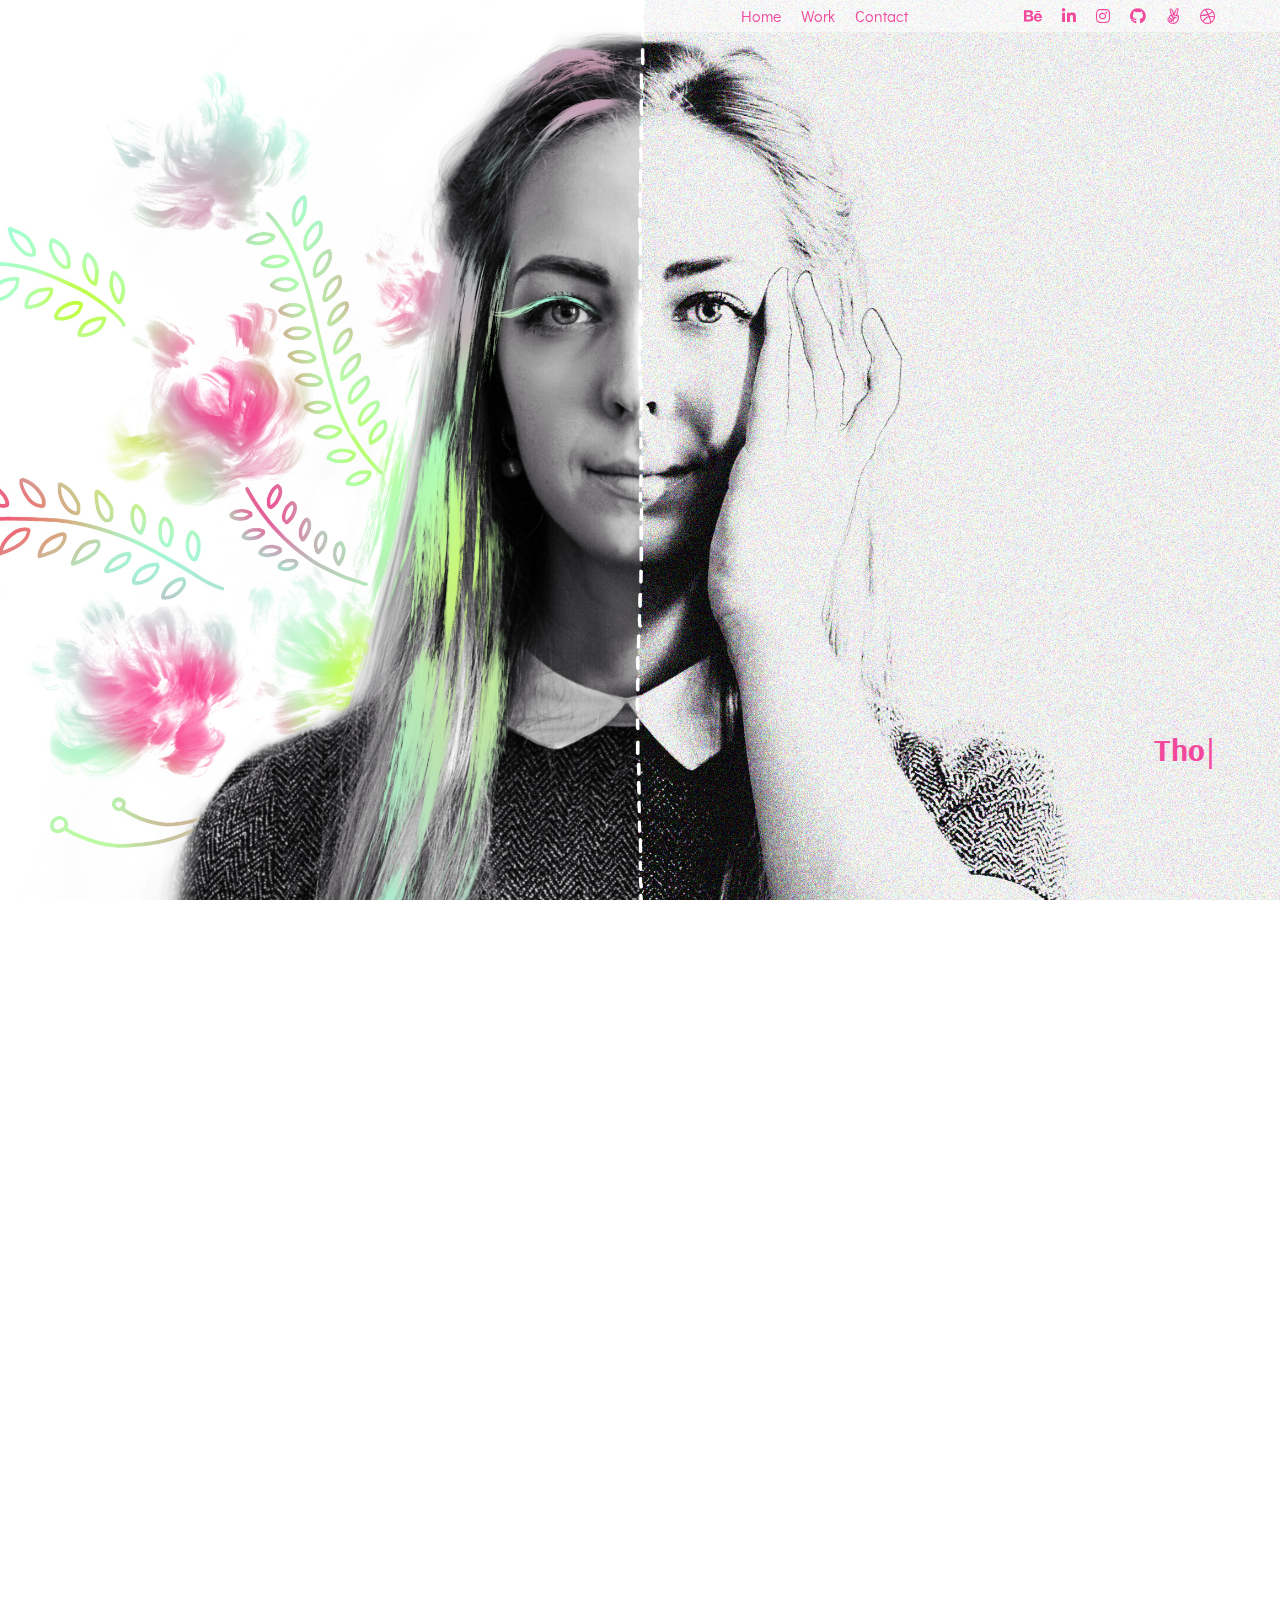
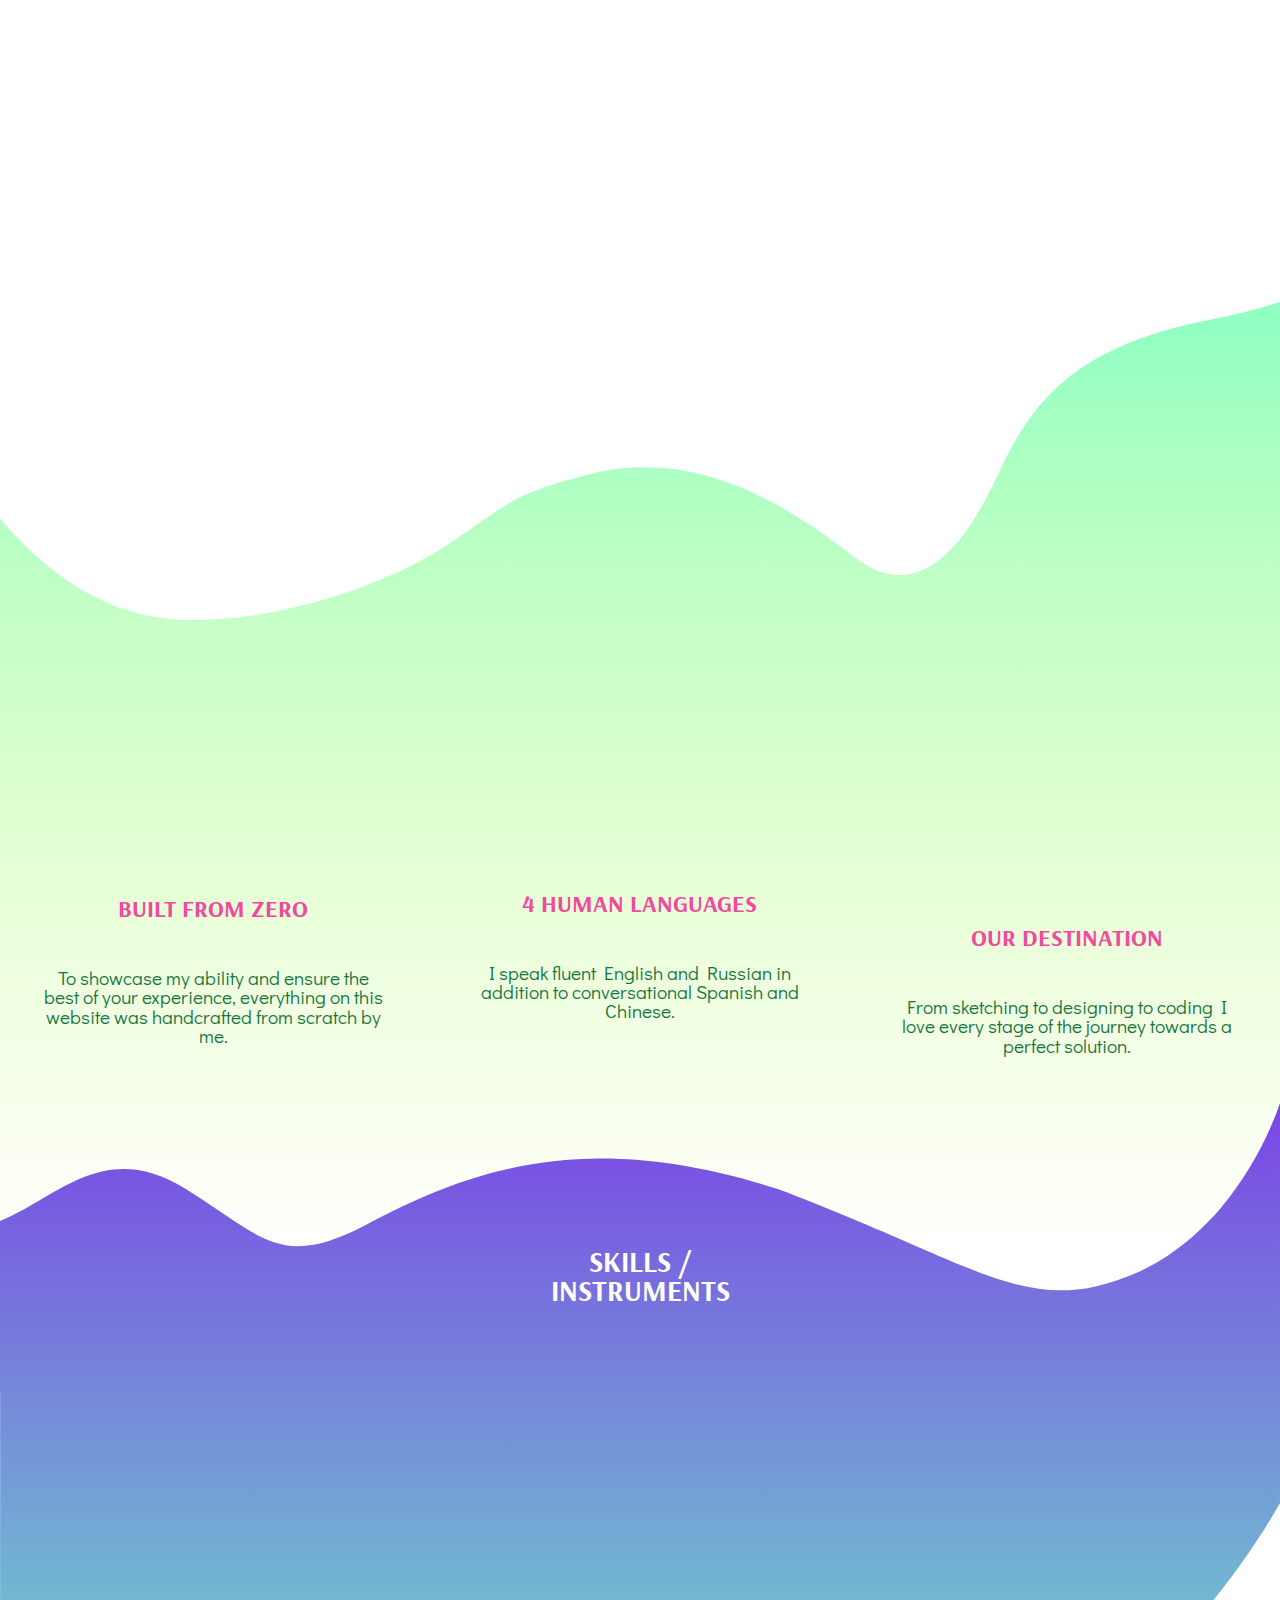
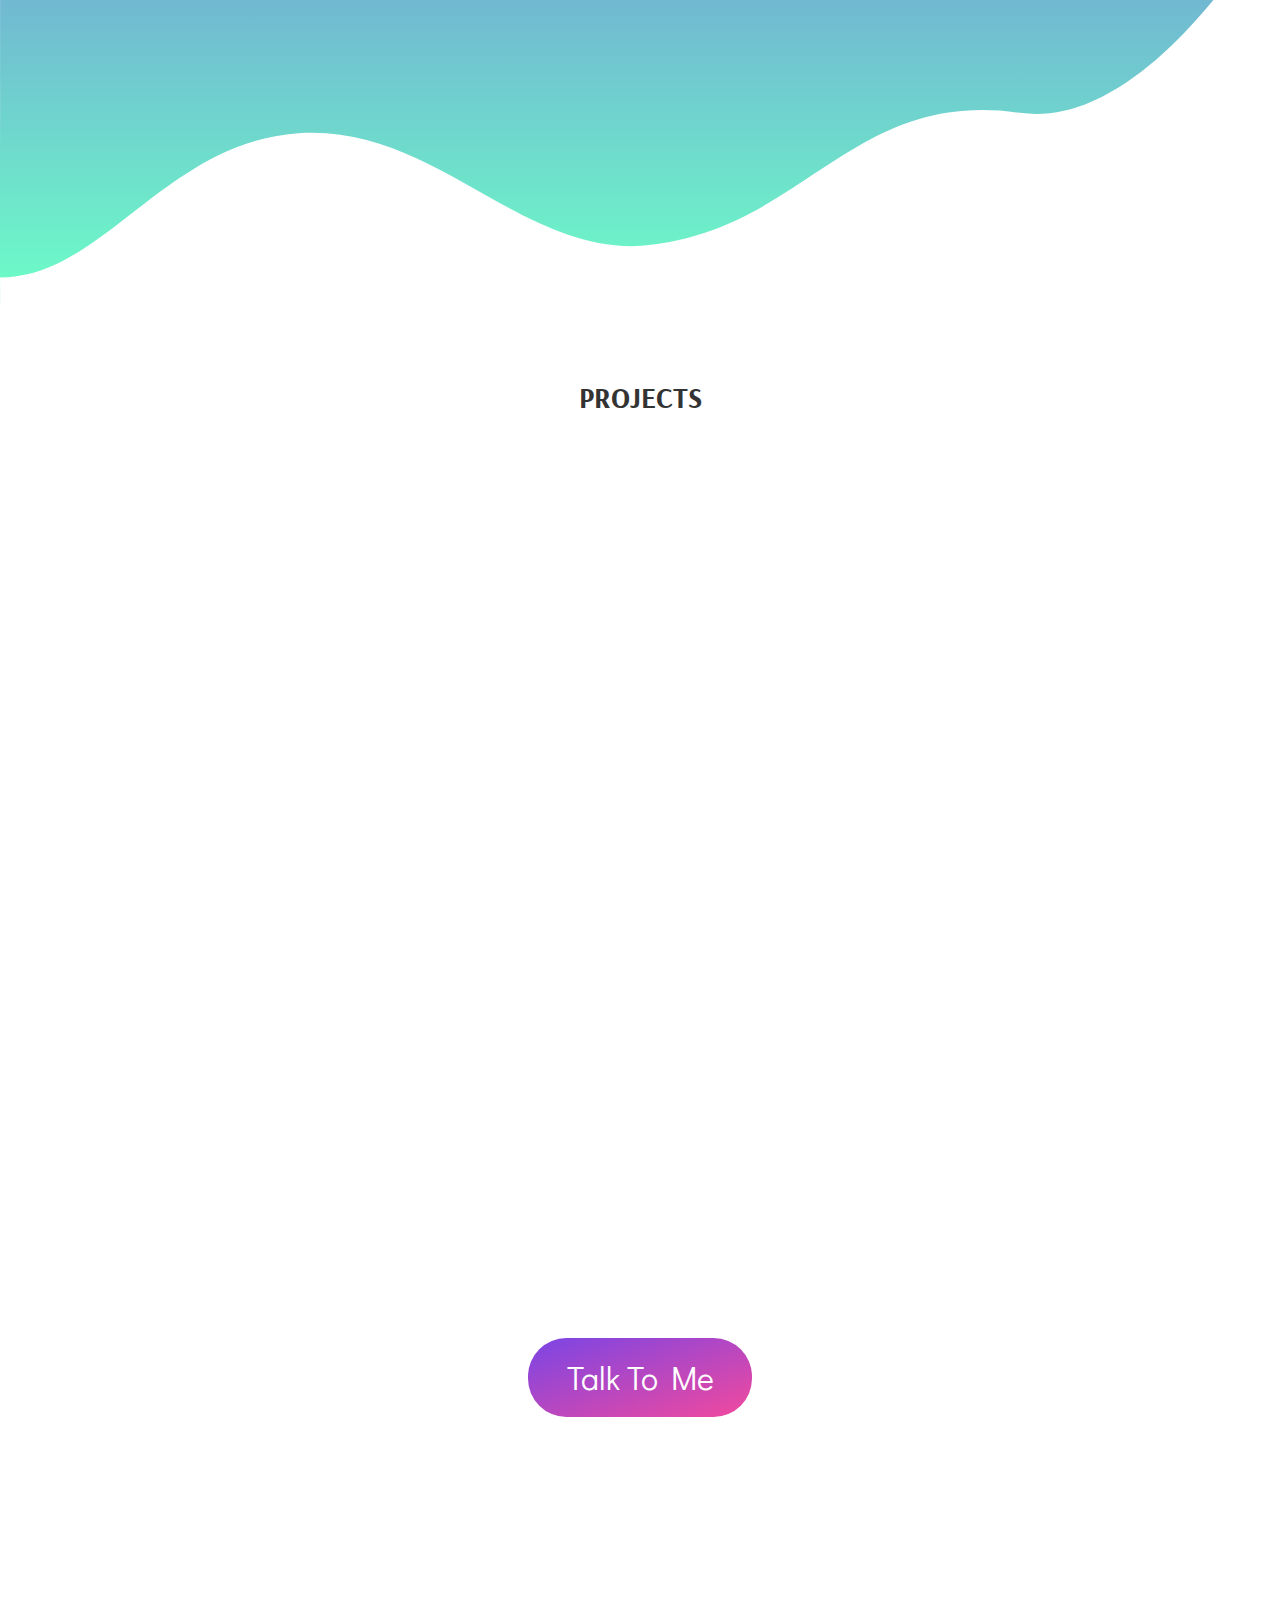
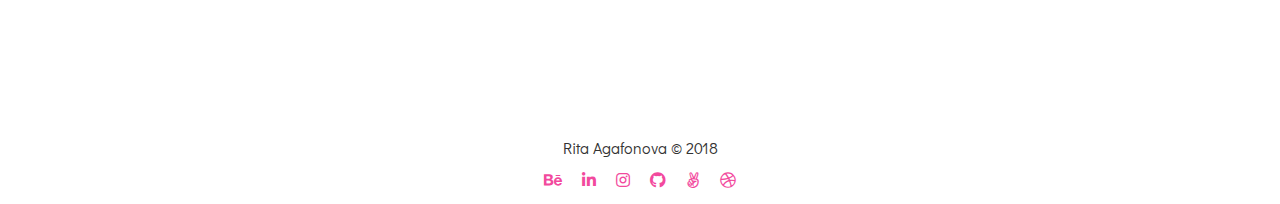
<file: index.html>
<!DOCTYPE html>
<html lang="en">
<head>
    <meta charset="UTF-8">
    <meta name="viewport" content="width=device-width, initial-scale=1.0">
    <meta http-equiv="X-UA-Compatible" content="ie=edge">
    <title>Rita Agafonova - rita.im</title>
    <link href="https://use.fontawesome.com/releases/v5.0.6/css/all.css" rel="stylesheet">
    <link rel="stylesheet" href="css/style.css">
    <link rel="stylesheet" href="css/animate.css">
    <script src="https://ajax.googleapis.com/ajax/libs/jquery/3.3.1/jquery.min.js"></script>
    <script src="js/rellax.js"></script>
    <script src="js/typed.js"></script>
    <script src="js/myscript.js"></script>
    <script src="js/wow.min.js"></script>
              <script>
              new WOW().init();
              </script>
</head>
<body>
    <div class="button_container" id="toggle">
        <span class="top"></span>
        <span class="middle"></span>
        <span class="bottom"></span>
      </div>
      
      <div class="overlay" id="overlay">
        <nav class="overlay-menu">
          <ul>
            <li class="menu"><a href="#title_illustration">Home</a></li>
            <li class="menu"><a href="https://www.behance.net/rita_aga">Work</a></li>
            <li class="menu"><a href="#contact">Contact</a></li>
         </ul>
          <div id="burgersocial">
            
            <span><a href="https://www.behance.net/rita_aga"><i class="fab fa-behance"></i></a></span>
            <span><a href="https://www.linkedin.com/in/rita-agafonova"><i class="fab fa-linkedin-in"></i></a></span>
            <span><a href="https://www.instagram.com/arni.art"><i class="fab fa-instagram"></i></a></span>
            <span><a href="https://github.com/rita-aga"><i class="fab fa-github"></i></a></span>
            <span><a href="https://angel.co/rita-agafonova"><i class="fab fa-angellist"></i></a></span>
            <span><a href="https://www.dribbble.com/rita_agafonova"><i class="fab fa-dribbble"></i></a></span>
            <!--<span><i class="fab fa-pinterest"></i></span>-->
         
          </div>  
        
        </nav>
      </div>
      <div id="desktopnav">
        <nav>
                           <ul class="menu">
                               <li class="menu"><a href="#title_illustration">Home</a></li>
                               <li class="menu"><a href="https://www.behance.net/rita_aga">Work</a></li>
                               <li class="menu"><a href="#contact">Contact</a></li>
                            </ul>
                            <ul class="social">
                                <li><a href="https://www.behance.net/rita_aga"><i class="fab fa-behance"></i></a></li>
                                <li><a href="https://www.linkedin.com/in/rita-agafonova"><i class="fab fa-linkedin-in"></i></a></li>
                                <li><a href="https://www.instagram.com/arni.art"><i class="fab fa-instagram"></i></a></li>
                                <li><a href="https://github.com/rita-aga"><i class="fab fa-github"></i></a></li>
                                <li><a href="https://angel.co/rita-agafonova"><i class="fab fa-angellist"></i></a></li>
                                <li><a href="https://www.dribbble.com/rita_agafonova"><i class="fab fa-dribbble"></i></a></li>
                                <!--<li><i class="fab fa-pinterest"></i></li>-->
                            </ul>
        </nav>
      </div>  
   <section>            
   <header id="showcase">
        <div class="bgimage fadeIn wow" id="title_illustration">     
            <div id="typed-strings">
                <p>Thought.</p>
                <p>Illustration.</p>
                <p>Design.</p>
                <p>Code.</p>
            </div>
            <div class="slogan"><span id="typed"></span></div>
        </div>
    </header>
    </section>
    <section>
        <div class="wrapper1" id="threegirls">
            <div class="girl fadeInDown wow" id="girl1">
                <img src="img/girl1.png" alt="">
            </div>
            <div class="intro fadeInRight wow" id="intro1">
                <p>My name is Rita, and I am a designer based in New York City.</p></div>
            <div class="girl fadeInDown wow" id="girl2">
                <img src="img/girl2.png" alt="">
            </div>
            <div class="intro fadeInLeft wow" id="intro2">
                <p>I sketch, illustrate, and dabble in code.</p></div>
            <div class="girl fadeInDown wow" id="girl3">
                <img src="img/girl3.png" alt="">
            </div>
            <div class="intro fadeInRight wow" id="intro3">
                <p>Always striving to improve my existing skills and learn something new.</p></div>
        </div>
    </section>
    <section>    
        <div class="wrapper2" id="3points">       
            <div class="statement" id="boxa">
                <div class="myicons fadeInDown wow" id="builtfromzero">
                    <img src="img/built.svg">
                </div>
                <h3>Built from zero</h3>
                <p>To showcase my ability and ensure 
                    the best of your experience, 
                    everything on this website was 
                    handcrafted from scratch by me.</p></div>
            <div class="statement" id="boxb">
                <div class="myicons fadeInDown wow" id="languages">
                    <img src="img/languages.svg">
                </div>
                <h3>4 human languages</h3>
                <p>I speak fluent English and 
                    Russian in addition to 
                    conversational Spanish and 
                    Chinese.</p></div>
            <div class="statement" id="boxc">
                <div class="myicons fadeInDown wow" id="journey">
                    <img src="img/journey.svg">
                </div>
                <h3>Our destination</h3>
                <p>From sketching to designing to coding 
                    I love every stage of the journey 
                    towards a perfect solution.</p></div>
        </div>
    </section>
    <section>
        <div class="wrapper3" id="skills">
            <h2>Skills /<br>Instruments</h2>
            <div class="fadeInUp wow" id="html">HTML</div>
            <div class="fadeInUp wow" id="css">CSS</div>
            <div class="fadeInUp wow" id="sass">Sass</div>
            <div class="fadeInUp wow" id="js">JavaScript</div>
            <div class="fadeInUp wow" id="ps">Photoshop</div>
            <div class="fadeInUp wow" id="xd">Adobe XD</div>
            <div class="fadeInUp wow" id="wp">WordPress</div>
            <div class="fadeInUp wow" id="ind">InDesign</div>
            <div class="fadeInUp wow" id="ai">Illustrator</div>
        </div>
    </section>    
        <div id="projects">
            <h2>Projects</h2></div>
        <div class="wrapper4" id="projectgrid">
            <div class="project_container"><img src="img/ph01.jpeg" class="fadeIn wow projectimage">
                <a href="comingsoon.html">
                    <div class="projectoverlay">
                        <div class="projecttext">
                            <h2>Portfolio Website</h2>
                            Web Design &vert; UI/UX &vert; Illustration
                        </div>
                    </div>
                </a>    
            </div>    
            <div class="project_container"><img src="img/ph02.jpeg" class="fadeIn wow projectimage">
                <a href="comingsoon.html">
                    <div class="projectoverlay">
                        <div class="projecttext">
                            <h2>Personal Branding</h2>
                            Design &vert; Branding
                        </div>
                    </div>
                </a>    
            </div>    
            <div class="project_container"><img src="img/mockup_laptop.jpg" class="fadeIn wow projectimage">
                <a href="comingsoon.html">
                    <div class="projectoverlay">
                        <div class="projecttext">
                            <h2>Holiday Wallpapers</h2>
                            Design &vert; Illustration
                        </div>
                    </div>
                </a>    
            </div>    
            <div class="project_container"><img src="img/ph03a.jpeg" class="fadeIn wow projectimage">
                <a href="comingsoon.html">
                    <div class="projectoverlay">
                        <div class="projecttext">
                            <h2>Japan Trivia</h2>
                            Web Application &vert; UI/UX &vert; Illustration
                        </div>
                    </div>
                </a>    
            </div>    
            <div class="project_container"><img src="img/ph04.jpeg" class="fadeIn wow projectimage">
                <a href="comingsoon.html">
                    <div class="projectoverlay">
                        <div class="projecttext">
                            <h2>Fanart Gallery</h2>
                            Web Design &vert; Illustration &vert; WordPress
                        </div>
                    </div>
                </a>    
            </div>    
            <div class="project_container"><img src="img/ph05.jpg" class="fadeIn wow projectimage">
                <a href="comingsoon.html">
                    <div class="projectoverlay">
                        <div class="projecttext">
                            <h2>Sketches</h2>
                            Traditional art &vert; Illustration
                        </div>
                    </div>
                </a>    
            </div>    
        </div>
    <section>          
    <div id="contact">   
    <a href="mailto:arni.art@yahoo.com" class="cta">Talk to me</a>
    </div>
    </section>      
    <footer>
        <p>Rita Agafonova &copy; 2018</p><br>
        <ul class="social">
            <li><a href="https://www.behance.net/rita_aga"><i class="fab fa-behance"></i></a></li>
            <li><a href="https://www.linkedin.com/in/rita-agafonova"><i class="fab fa-linkedin-in"></i></a></li>
            <li><a href="https://www.instagram.com/arni.art"><i class="fab fa-instagram"></i></a></li>
            <li><a href="https://github.com/rita-aga"><i class="fab fa-github"></i></a></li>
            <li><a href="https://angel.co/rita-agafonova"><i class="fab fa-angellist"></i></a></li>
            <li><a href="https://www.dribbble.com/rita_agafonova"><i class="fab fa-dribbble"></i></a></li>
            <!--<li><i class="fab fa-pinterest"></i></li>-->
        </ul>
    </footer>
</body>
<script src="js/myscript.js"></script>
</html>
</file>
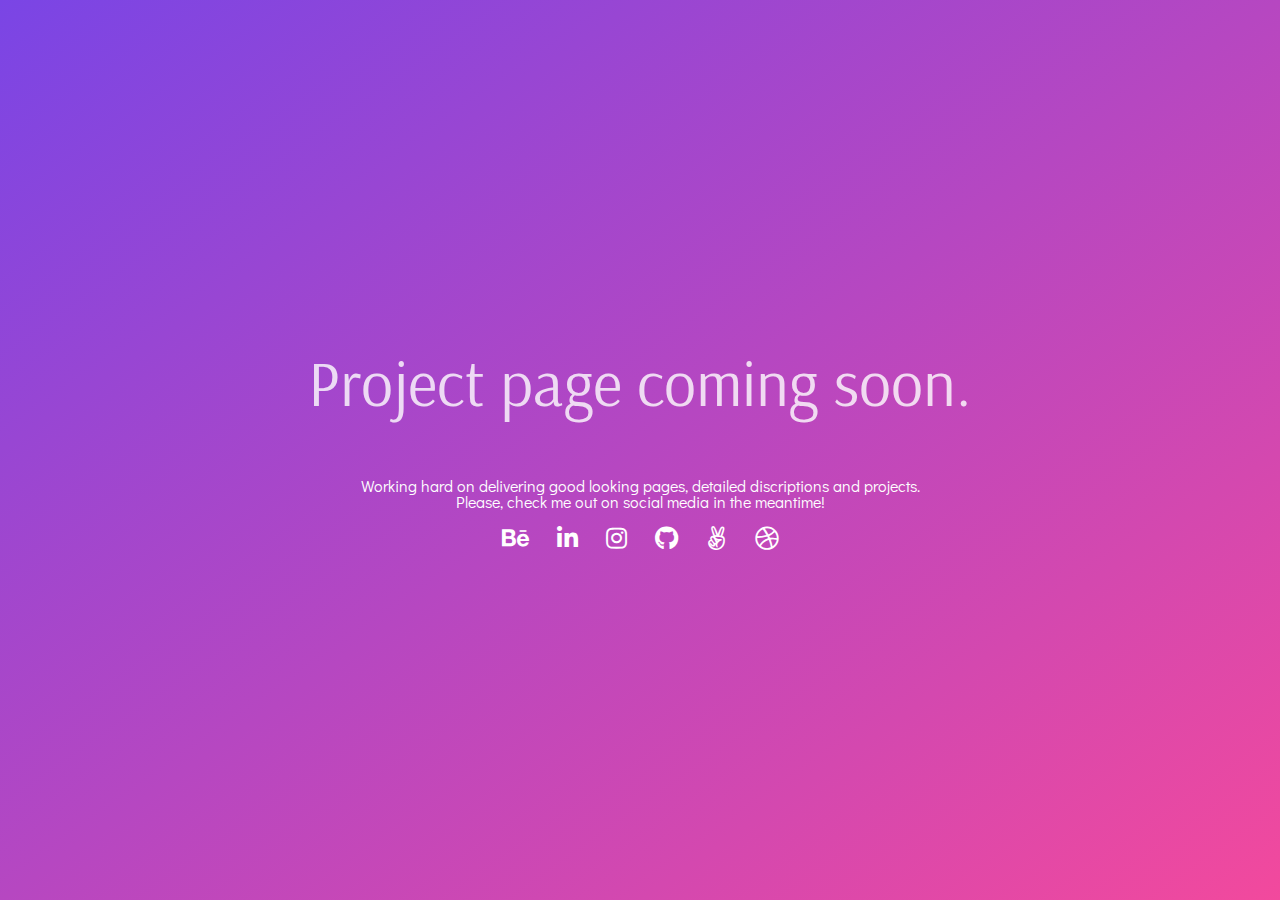
<file: comingsoon.html>
<!DOCTYPE html>
<html lang="en">
<head>
    <meta charset="UTF-8">
    <meta name="viewport" content="width=device-width, initial-scale=1.0">
    <meta http-equiv="X-UA-Compatible" content="ie=edge">
    <title>Coming Soon</title>
    <link href="https://use.fontawesome.com/releases/v5.0.6/css/all.css" rel="stylesheet">
    <link rel="stylesheet" href="css/style.css">
    <link rel="stylesheet" href="css/animate.css">
    <script src="js/myscript.js"></script>
    <script src="js/wow.min.js"></script>
              <script>
              new WOW().init();
              </script>
    <style>
    body {
        background: linear-gradient(to bottom right, #7A45E5, #F2499D);
    }
    </style>
</head>
<body>
    <div id="soon" class="fadeIn wow">
        <p id="itscoming">Project page coming soon.</p>
        <p>Working hard on delivering good looking pages, detailed discriptions and projects.<br>
        Please, check me out on social media in the meantime!</p>

        <div><span><a href="https://www.behance.net/rita_aga"><i class="fab fa-behance"></i></a></span>
        <span><a href="https://www.linkedin.com/in/rita-agafonova"><i class="fab fa-linkedin-in"></i></a></span>
        <span><a href="https://www.instagram.com/arni.art"><i class="fab fa-instagram"></i></a></span>
        <span><a href="https://github.com/rita-aga"><i class="fab fa-github"></i></a></span>
        <span><a href="https://angel.co/rita-agafonova"><i class="fab fa-angellist"></i></a></span>
        <span><a href="https://www.dribbble.com/rita_agafonova"><i class="fab fa-dribbble"></i></a></span></div>
    </div>
</body>
</html>
</file>
<file: css/style.css>
@import url("https://fonts.googleapis.com/css?family=Arsenal|Didact+Gothic|Handlee");
button, [type='button'], [type='reset'], [type='submit'] {
  appearance: none;
  background-color: #1565c0;
  border: 0;
  border-radius: 3px;
  color: #fff;
  cursor: pointer;
  display: inline-block;
  font-family: -apple-system, BlinkMacSystemFont, "Avenir Next", "Avenir", "Segoe UI", "Lucida Grande", "Helvetica Neue", "Helvetica", "Fira Sans", "Roboto", "Noto", "Droid Sans", "Cantarell", "Oxygen", "Ubuntu", "Franklin Gothic Medium", "Century Gothic", "Liberation Sans", sans-serif;
  font-size: 16px;
  -webkit-font-smoothing: antialiased;
  font-weight: 600;
  line-height: 1;
  padding: 0.75em 1.5em;
  text-align: center;
  text-decoration: none;
  transition: background-color 150ms ease;
  user-select: none;
  vertical-align: middle;
  white-space: nowrap; }
  button:hover, [type='button']:hover, [type='reset']:hover, [type='submit']:hover {
    background-color: #11519a;
    color: #fff; }
  button:focus, [type='button']:focus, [type='reset']:focus, [type='submit']:focus {
    outline: 3px solid rgba(21, 101, 192, 0.6);
    outline-offset: 2px; }
  button:disabled, [type='button']:disabled, [type='reset']:disabled, [type='submit']:disabled {
    cursor: not-allowed;
    opacity: 0.5; }
    button:disabled:hover, [type='button']:disabled:hover, [type='reset']:disabled:hover, [type='submit']:disabled:hover {
      background-color: #1565c0; }

fieldset {
  background-color: transparent;
  border: 0;
  margin: 0;
  padding: 0; }

legend {
  font-weight: 600;
  margin-bottom: 0.375em;
  padding: 0; }

label {
  display: block;
  font-weight: 600;
  margin-bottom: 0.375em; }

input,
select,
textarea {
  display: block;
  font-family: -apple-system, BlinkMacSystemFont, "Avenir Next", "Avenir", "Segoe UI", "Lucida Grande", "Helvetica Neue", "Helvetica", "Fira Sans", "Roboto", "Noto", "Droid Sans", "Cantarell", "Oxygen", "Ubuntu", "Franklin Gothic Medium", "Century Gothic", "Liberation Sans", sans-serif;
  font-size: 16px; }

[type='color'], [type='date'], [type='datetime'], [type='datetime-local'], [type='email'], [type='month'], [type='number'], [type='password'], [type='search'], [type='tel'], [type='text'], [type='time'], [type='url'], [type='week'], input:not([type]), textarea {
  appearance: none;
  background-color: #fff;
  border: 1px solid #ddd;
  border-radius: 3px;
  box-shadow: inset 0 1px 3px rgba(0, 0, 0, 0.06);
  box-sizing: border-box;
  margin-bottom: 0.75em;
  padding: 0.5em;
  transition: border-color 150ms ease;
  width: 100%; }
  [type='color']:hover, [type='date']:hover, [type='datetime']:hover, [type='datetime-local']:hover, [type='email']:hover, [type='month']:hover, [type='number']:hover, [type='password']:hover, [type='search']:hover, [type='tel']:hover, [type='text']:hover, [type='time']:hover, [type='url']:hover, [type='week']:hover, input:not([type]):hover, textarea:hover {
    border-color: #b1b1b1; }
  [type='color']:focus, [type='date']:focus, [type='datetime']:focus, [type='datetime-local']:focus, [type='email']:focus, [type='month']:focus, [type='number']:focus, [type='password']:focus, [type='search']:focus, [type='tel']:focus, [type='text']:focus, [type='time']:focus, [type='url']:focus, [type='week']:focus, input:not([type]):focus, textarea:focus {
    border-color: #1565c0;
    box-shadow: inset 0 1px 3px rgba(0, 0, 0, 0.06), 0 0 5px rgba(21, 101, 192, 0.7);
    outline: none; }
  [type='color']:disabled, [type='date']:disabled, [type='datetime']:disabled, [type='datetime-local']:disabled, [type='email']:disabled, [type='month']:disabled, [type='number']:disabled, [type='password']:disabled, [type='search']:disabled, [type='tel']:disabled, [type='text']:disabled, [type='time']:disabled, [type='url']:disabled, [type='week']:disabled, input:not([type]):disabled, textarea:disabled {
    background-color: #f2f2f2;
    cursor: not-allowed; }
    [type='color']:disabled:hover, [type='date']:disabled:hover, [type='datetime']:disabled:hover, [type='datetime-local']:disabled:hover, [type='email']:disabled:hover, [type='month']:disabled:hover, [type='number']:disabled:hover, [type='password']:disabled:hover, [type='search']:disabled:hover, [type='tel']:disabled:hover, [type='text']:disabled:hover, [type='time']:disabled:hover, [type='url']:disabled:hover, [type='week']:disabled:hover, input:not([type]):disabled:hover, textarea:disabled:hover {
      border: 1px solid #ddd; }
  [type='color']::placeholder, [type='date']::placeholder, [type='datetime']::placeholder, [type='datetime-local']::placeholder, [type='email']::placeholder, [type='month']::placeholder, [type='number']::placeholder, [type='password']::placeholder, [type='search']::placeholder, [type='tel']::placeholder, [type='text']::placeholder, [type='time']::placeholder, [type='url']::placeholder, [type='week']::placeholder, input:not([type])::placeholder, textarea::placeholder {
    color: #858585; }

textarea {
  resize: vertical; }

[type="checkbox"],
[type="radio"] {
  display: inline;
  margin-right: 0.375em; }

[type="file"] {
  margin-bottom: 0.75em;
  width: 100%; }

select {
  margin-bottom: 0.75em;
  width: 100%; }

[type="checkbox"]:focus,
[type="radio"]:focus,
[type="file"]:focus,
select:focus {
  outline: 3px solid rgba(21, 101, 192, 0.6);
  outline-offset: 2px; }

html {
  background-color: #fff;
  box-sizing: border-box; }

*,
*::before,
*::after {
  box-sizing: inherit; }

html,
body {
  height: 100%; }

body {
  margin: 0; }

ul,
ol {
  list-style-type: none;
  margin: 0;
  padding: 0; }

dl {
  margin: 0; }

dt {
  font-weight: 600;
  margin: 0; }

dd {
  margin: 0; }

figure {
  margin: 0; }

img,
picture {
  margin: 0;
  max-width: 100%; }

table {
  border-collapse: collapse;
  margin: 1.5em 0;
  table-layout: fixed;
  text-align: left;
  width: 100%; }

thead {
  line-height: 1.2;
  vertical-align: bottom; }

tbody {
  vertical-align: top; }

tr {
  border-bottom: 1px solid #ddd; }

th {
  font-weight: 600; }

th,
td {
  padding: 0.75em 0.75em 0.75em 0; }

html {
  color: #333;
  font-family: -apple-system, BlinkMacSystemFont, "Avenir Next", "Avenir", "Segoe UI", "Lucida Grande", "Helvetica Neue", "Helvetica", "Fira Sans", "Roboto", "Noto", "Droid Sans", "Cantarell", "Oxygen", "Ubuntu", "Franklin Gothic Medium", "Century Gothic", "Liberation Sans", sans-serif;
  font-size: 100%;
  line-height: 1.5; }

h1,
h2,
h3,
h4,
h5,
h6 {
  font-family: -apple-system, BlinkMacSystemFont, "Avenir Next", "Avenir", "Segoe UI", "Lucida Grande", "Helvetica Neue", "Helvetica", "Fira Sans", "Roboto", "Noto", "Droid Sans", "Cantarell", "Oxygen", "Ubuntu", "Franklin Gothic Medium", "Century Gothic", "Liberation Sans", sans-serif;
  font-size: 1.25em;
  line-height: 1.2;
  margin: 0 0 0.75em; }

p {
  margin: 0 0 0.75em; }

a {
  color: #1565c0;
  text-decoration-skip: ink;
  transition: color 150ms ease; }
  a:hover {
    color: #104c90; }
  a:focus {
    outline: 3px solid rgba(21, 101, 192, 0.6);
    outline-offset: 2px; }

hr {
  border-bottom: 1px solid #ddd;
  border-left: 0;
  border-right: 0;
  border-top: 0;
  margin: 1.5em 0; }

/* http://meyerweb.com/eric/tools/css/reset/ 
   v2.0 | 20110126
   License: none (public domain)
*/
html, body, div, span, applet, object, iframe,
h1, h2, h3, h4, h5, h6, p, blockquote, pre,
a, abbr, acronym, address, big, cite, code,
del, dfn, em, img, ins, kbd, q, s, samp,
small, strike, strong, sub, sup, tt, var,
b, u, i, center,
dl, dt, dd, ol, ul, li,
fieldset, form, label, legend,
table, caption, tbody, tfoot, thead, tr, th, td,
article, aside, canvas, details, embed,
figure, figcaption, footer, header, hgroup,
menu, nav, output, ruby, section, summary,
time, mark, audio, video {
  margin: 0;
  padding: 0;
  border: 0;
  font-size: 100%;
  font: inherit;
  vertical-align: baseline; }

/* HTML5 display-role reset for older browsers */
article, aside, details, figcaption, figure,
footer, header, hgroup, menu, nav, section {
  display: block; }

body {
  line-height: 1; }

ol, ul {
  list-style: none; }

blockquote, q {
  quotes: none; }

blockquote:before, blockquote:after,
q:before, q:after {
  content: '';
  content: none; }

table {
  border-collapse: collapse;
  border-spacing: 0; }

a {
  text-decoration: none; }

* {
  margin: 0;
  padding: 0;
  box-sizing: border-box; }

body, html {
  text-align: center;
  height: 100%;
  width: 100%; }

body {
  font-family: "Didact Gothic", sans-serif; }

a {
  color: #F2499D; }
  a:hover {
    color: #73E5A1; }

#typed {
  color: #F2499D;
  font-size: 2em;
  font-weight: 700;
  font-family: "Arsenal", sans-serif; }

.typed-cursor {
  color: #F2499D;
  font-size: 2em;
  font-weight: 700;
  font-family: "Arsenal", sans-serif;
  -webkit-animation: blinker 1s linear infinite;
  animation: blinker 1s linear infinite; }

@-webkit-keyframes blinker {
  50% {
    opacity: 0;
    -ms-filter: "progid:DXImageTransform.Microsoft.Alpha(Opacity=0)"; } }
@keyframes blinker {
  50% {
    opacity: 0;
    -ms-filter: "progid:DXImageTransform.Microsoft.Alpha(Opacity=0)"; } }
h2 {
  font-size: 1.8em;
  font-weight: 800;
  text-transform: uppercase;
  font-family: "Arsenal", sans-serif; }

h3 {
  margin: 1em 2em 2em 2em;
  color: #F2499D;
  font-weight: 1000;
  text-transform: uppercase;
  font-family: "Arsenal", sans-serif;
  font-size: 1.5em; }

.statement p {
  margin: 2em;
  font-size: 1.2em;
  color: #16763d; }

.intro {
  font-size: 1.5em;
  color: #6b6b6b; }
  .intro p {
    padding: 1em; }

nav {
  display: block;
  width: 100%;
  position: fixed;
  background: rgba(255, 255, 255, 0.5);
  text-align: right;
  top: 0;
  margin: 0;
  padding: 0.5em;
  z-index: 9999; }

ul {
  list-style: none;
  display: inline;
  padding: 0 3em;
  margin: 0; }
  ul menu {
    padding: 0 6em; }
  ul li {
    display: inline;
    margin: 0.5em; }

.myicons {
  padding: 15% 20%; }

.slogan {
  text-align: right;
  width: 100%;
  position: absolute;
  bottom: 15%;
  right: 5%; }

.intro {
  display: flex;
  flex-direction: column;
  justify-content: center; }

.bgimage {
  position: relative;
  background-image: url(../img/title02.jpg);
  background-repeat: no-repeat;
  background-position: top center;
  background-size: cover;
  -webkit-background-size: cover;
  -moz-background-size: cover;
  -o-background-size: cover;
  width: 100%;
  height: 100vh;
  overflow: hidden;
  bottom: 0;
  background-attachment: fixed;
  background-color: #fff;
  margin: 0;
  padding: 0; }

.wrapper3 {
  color: #fff;
  background: url(../img/skillsbg.svg) no-repeat;
  background-size: cover;
  background-position: top;
  position: relative;
  top: -150px;
  margin: 0;
  padding: 9em 0 12em;
  min-height: 800px;
  text-align: center;
  width: 100%;
  box-sizing: border-box; }

#skills h2 {
  color: #fff; }

#html, #js, #ps, #xd, #css, #wp, #ai, #ind, #sass {
  color: #F2499D;
  background-color: rgba(255, 255, 255, 0.6);
  border-radius: 50%;
  /* the magic */
  -moz-border-radius: 50%;
  -webkit-border-radius: 50%;
  text-align: center;
  font-weight: 1000;
  display: flex;
  align-items: center;
  justify-content: center; }

#html {
  font-size: 2em;
  height: 5em;
  width: 5em;
  text-align: center;
  position: absolute;
  top: 30%;
  left: 12%; }

#js {
  font-size: 1.5em;
  height: 5em;
  width: 5em;
  text-align: center;
  position: absolute;
  top: 60%;
  left: 9%; }

#ps {
  font-size: 1.5em;
  height: 5.5em;
  width: 5.5em;
  text-align: center;
  position: absolute;
  top: 46%;
  left: 30%; }

#xd {
  font-size: 1.5em;
  height: 5.5em;
  width: 5.5em;
  text-align: center;
  position: absolute;
  top: 66%;
  left: 22%; }

#css {
  font-size: 2em;
  height: 5em;
  width: 5em;
  text-align: center;
  position: absolute;
  top: 65%;
  left: 46%; }

#sass {
  font-size: 2em;
  height: 4em;
  width: 4em;
  text-align: center;
  position: absolute;
  top: 45%;
  left: 46%; }

#wp {
  font-size: 1.5em;
  height: 5.5em;
  width: 5.5em;
  text-align: center;
  position: absolute;
  top: 30%;
  left: 60%; }

#ind {
  font-size: 1.5em;
  height: 6em;
  width: 6em;
  text-align: center;
  position: absolute;
  top: 32%;
  right: 10%; }

#ai {
  font-size: 2em;
  height: 6.5em;
  width: 6.5em;
  text-align: center;
  position: absolute;
  top: 55%;
  right: 15%; }

#projects {
  background: url(../img/projectsbg.svg) no-repeat;
  background-size: cover;
  background-position: top;
  position: relative;
  top: -550px;
  margin: 0;
  padding: 30em 0 0 0;
  min-height: 400px;
  text-align: center; }

.wrapper4 {
  position: relative;
  top: -400px; }

#contact {
  position: relative;
  top: -250px;
  text-align: center;
  margin: 5em; }

.cta {
  background: linear-gradient(to bottom right, #7A45E5, #F2499D);
  padding: 0.6em 1.2em;
  color: #fff;
  border-radius: 1.2em;
  font-size: 2em;
  text-transform: capitalize;
  cursor: pointer; }
  .cta:hover {
    background: linear-gradient(to bottom right, #7A45E5, #73E5A1);
    color: #fff; }

footer {
  position: relative;
  text-align: center;
  padding: 1em; }

.wrapper1 {
  width: 100%;
  box-sizing: border-box;
  position: relative;
  padding: 6em 3em 3em 3em;
  margin: auto;
  background-color: #fff;
  display: grid;
  grid-template-columns: 1fr 1fr 1fr; }
  .wrapper1 div {
    padding: 1em; }

.wrapper2 {
  background: url(../img/3pointsbg.svg) no-repeat;
  background-size: cover;
  background-position: top;
  width: 100%;
  box-sizing: border-box;
  position: relative;
  margin: 0;
  padding: 15em 0 10em;
  display: grid;
  grid-template-columns: 1fr 1fr 1fr; }

.wrapper4 {
  display: grid;
  grid-template-columns: 1fr 1fr 1fr; }

.button_container {
  position: fixed;
  top: 5%;
  right: 10%;
  height: 27px;
  width: 35px;
  cursor: pointer;
  z-index: 9999;
  transition: opacity .25s ease;
  visibility: hidden; }
  .button_container:hover {
    opacity: .7; }
  .button_container.active .top {
    transform: translateY(11px) translateX(0) rotate(45deg);
    background: #FFF; }
  .button_container.active .middle {
    opacity: 0;
    background: #FFF; }
  .button_container.active .bottom {
    transform: translateY(-11px) translateX(0) rotate(-45deg);
    background: #FFF; }
  .button_container span {
    background: #F2499D;
    border: none;
    height: 5px;
    width: 100%;
    position: absolute;
    top: 0;
    left: 0;
    transition: all .35s ease;
    cursor: pointer; }
    .button_container span:nth-of-type(2) {
      top: 11px; }
    .button_container span:nth-of-type(3) {
      top: 22px; }

.overlay {
  position: fixed;
  background: #F2499D;
  top: 0;
  left: 0;
  width: 100%;
  height: 0%;
  opacity: 0;
  visibility: hidden;
  transition: opacity .35s, visibility .35s, height .35s;
  overflow: hidden;
  z-index: 9998; }
  .overlay.open {
    opacity: .9;
    visibility: visible;
    height: 100%; }
    .overlay.open li {
      animation: fadeInRight .5s ease forwards;
      animation-delay: .35s; }
      .overlay.open li:nth-of-type(2) {
        animation-delay: .4s; }
      .overlay.open li:nth-of-type(3) {
        animation-delay: .45s; }
      .overlay.open li:nth-of-type(4) {
        animation-delay: .50s; }
  .overlay nav {
    position: relative;
    height: 80%;
    top: 50%;
    transform: translateY(-50%);
    font-size: 1.5em;
    font-weight: 400;
    text-align: center;
    background: none; }
  .overlay ul {
    list-style: none;
    padding: 0;
    margin: 1em auto;
    display: inline-block;
    position: relative;
    height: 60%; }
    .overlay ul li {
      display: block;
      position: relative;
      opacity: 0; }
      .overlay ul li a {
        display: block;
        position: relative;
        color: #FFF;
        text-decoration: none;
        overflow: hidden; }
        .overlay ul li a:hover:after, .overlay ul li a:focus:after, .overlay ul li a:active:after {
          width: 100%; }
        .overlay ul li a:after {
          content: '';
          position: absolute;
          bottom: 0;
          left: 50%;
          width: 0%;
          transform: translateX(-50%);
          height: 3px;
          background: #FFF;
          transition: .35s; }

#burgersocial {
  color: #FFF; }
  #burgersocial span {
    padding: 0 0.2em;
    font-size: 0.8em; }
    #burgersocial span a {
      color: #FFF; }

@keyframes fadeInRight {
  0% {
    opacity: 0;
    left: 20%; }
  100% {
    opacity: 1;
    left: 0; } }
.project_container {
  position: relative; }

.projectimage {
  display: block;
  width: 100%;
  height: auto; }

.projectoverlay {
  position: absolute;
  top: 0;
  bottom: 0;
  left: 0;
  right: 0;
  height: 100%;
  width: 100%;
  opacity: 0;
  transition: .5s ease;
  background-color: rgba(242, 73, 157, 0.8); }

.project_container:hover .projectoverlay {
  opacity: 1; }

.projecttext {
  color: white;
  font-size: 20px;
  position: absolute;
  top: 50%;
  left: 50%;
  transform: translate(-50%, -50%);
  -ms-transform: translate(-50%, -50%);
  text-align: center; }

@media (max-width: 1400px) {
  .bgimage {
    background-attachment: initial; } }
@media (max-width: 1200px) {
  .bgimage {
    height: 500px;
    background-attachment: initial; }

  #projects {
    top: -500px;
    padding: 25em 0 0 0; } }
@media (max-width: 1000px) {
  #projects {
    top: -450px;
    padding: 20em 0 0 0; }

  .wrapper1 {
    display: grid;
    grid-template-columns: 1fr 1fr; }

  .wrapper4 {
    grid-template-columns: 1fr 1fr; } }
@media (max-width: 700px) {
  #desktopnav {
    display: none; }

  #projects {
    top: -400px;
    padding: 17em 0 0 0; }

  .button_container {
    visibility: visible; }

  .wrapper1 {
    display: grid;
    grid-template-columns: 1fr; }

  .wrapper2 {
    display: grid;
    grid-template-columns: 1fr; }

  .wrapper4 {
    grid-template-columns: 1fr; }

  #html, #js, #ps, #xd, #css, #wp, #ai, #ind, #sass {
    color: #F2499D;
    background-color: rgba(255, 255, 255, 0.6);
    border-radius: 1em;
    width: 80%;
    text-align: center;
    font-weight: 1000;
    display: flex;
    align-items: center;
    justify-content: center;
    position: relative;
    font-size: 1em;
    height: 2em;
    text-align: center;
    top: 0%;
    left: 0%;
    margin: 0.5em 10%; }

  #skills h2 {
    margin: 0 0 2em 0; }

  .cta {
    padding: 0.6em 1em;
    color: #fff;
    border-radius: 1.2em;
    font-size: 1.5em;
    text-transform: capitalize;
    cursor: pointer; } }
@media (max-width: 500px) {
  .bgimage {
    height: 300px;
    background-attachment: initial; } }
@media (min-width: 1400px) {
  #projects {
    top: -730px;
    margin: 0;
    padding: 30em 0 0 0;
    min-height: 500px;
    text-align: center; }

  .wrapper3 {
    min-height: 1300px;
    padding: 10em 0 12em; }

  body {
    font-size: 150%; } }
#soon {
  width: 100%;
  height: 100vh;
  overflow: hidden;
  display: flex;
  flex-direction: column;
  align-items: center;
  justify-content: center;
  color: #fff;
  padding: 1em; }
  #soon a {
    color: #fff; }
  #soon p {
    margin: 0 0 1em 0; }
  #soon span {
    font-size: 1.5em;
    margin: 0.5em; }

#itscoming {
  font-family: "Arsenal", sans-serif;
  font-size: 4em;
  color: #fff;
  opacity: 0.8; }

/*# sourceMappingURL=style.css.map */
</file>
